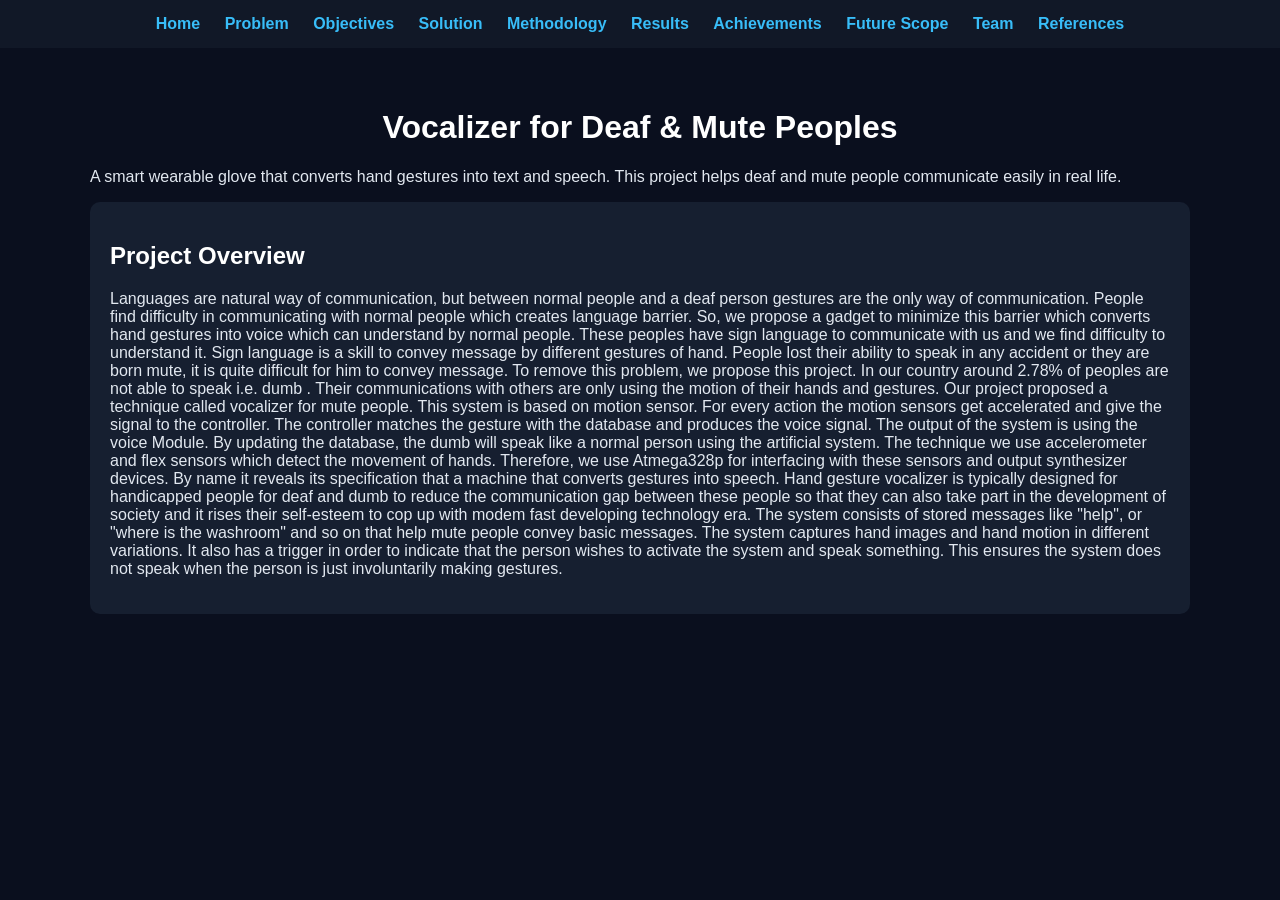
<file: index.html>
<!DOCTYPE html>
<html>
<head>
   <meta charset="UTF-8" />
  <meta name="viewport" content="width=device-width, initial-scale=1.0" />
  <title>Gesture Vocalizer – Digital Portfolio | </title>
  <meta name="description" content="A wearable gesture vocalizer glove that converts hand signs into text and speech using Arduino, flex sensors, and accelerometer – helping deaf and mute individuals communicate." />
  <meta name="keywords" content="gesture vocalizer, deaf mute communication, sign language, Arduino, flex sensors, assistive technology, speech synthesis, MPU6050" />
  <meta property="og:title" content="Gesture Vocalizer for Deaf & Mute People" />
  <meta property="og:description" content="Wearable tech that translates hand gestures into voice and text output in real-time." />
  <meta property="og:type" content="website" />
  <link rel="preconnect" href="https://fonts.googleapis.com" />
  <link href="https://fonts.googleapis.com/css2?family=Syne:wght@400;700;800&family=DM+Sans:ital,wght@0,300;0,400;0,500;1,300&display=swap" rel="stylesheet" />
 
  <title>Gesture Vocalizer</title>
  <link rel="stylesheet" href="style.css">
</head>
<body>

<nav>
  <a href="index.html">Home</a>
  <a href="problem.html">Problem</a>
  <a href="objectives.html">Objectives</a>
  <a href="solution.html">Solution</a>
  <a href="methodology.html">Methodology</a>
  <a href="results.html">Results</a>
  <a href="achievements.html">Achievements</a>
  <a href="future.html">Future Scope</a>
  <a href="team.html">Team</a>
  <a href="references.html">References</a>
</nav>

<div class="container">
  <h1> Vocalizer for Deaf & Mute Peoples</h1>
  <p>
    A smart wearable glove that converts hand gestures into text and speech.
    This project helps deaf and mute people communicate easily in real life.
  </p>

  <div class="card">
    <h2>Project Overview</h2>
    <p>
      
 
Languages are natural way of communication, but between normal people and a deaf person gestures are the
 only way of communication. People find difficulty in communicating with normal people which creates
  language barrier. So, we propose a gadget to minimize this barrier which converts hand gestures into
   voice which can understand by normal people. These peoples have sign language to communicate with us 
   and we find difficulty to understand it. Sign language is a skill to convey message by different 
   gestures of hand. People lost their ability to speak in any accident or they are born mute, it is
   quite difficult for him to convey message. To remove this problem, we propose this project. 
 
In our country around 2.78% of peoples are not able to speak i.e. dumb . Their communications
 with others are only using the motion of their hands and gestures. Our project proposed a technique
  called vocalizer for mute people. This system is based on motion sensor. For every action the motion 
  sensors get accelerated and give the signal to the controller. The controller matches the gesture with
   the database and produces the voice signal. The output of the system is using the voice Module. By 
   updating the database, the dumb will speak like a normal person using the artificial system. 
 
The technique we use accelerometer and flex sensors which detect the movement of hands. 
 
Therefore, we use Atmega328p for interfacing with these sensors and output synthesizer devices.
 By name it reveals its specification that a machine that converts gestures into speech. Hand gesture 
 vocalizer is typically designed for handicapped people for deaf and dumb to reduce the communication 
 gap between these people so that they can also take part in the development of society and it rises
  their self-esteem to cop up with modem fast developing technology era. 
The system consists of stored messages like "help", or "where is the washroom" and so on that help mute
 people convey basic messages. The system captures hand images and hand motion in different variations.
  It also has a trigger in order to indicate that the person wishes to activate the system and speak 
  something. This ensures the system does not speak when the person is just involuntarily making gestures. 

    </p>
  </div>
</div>

</body>
</html>
</file>
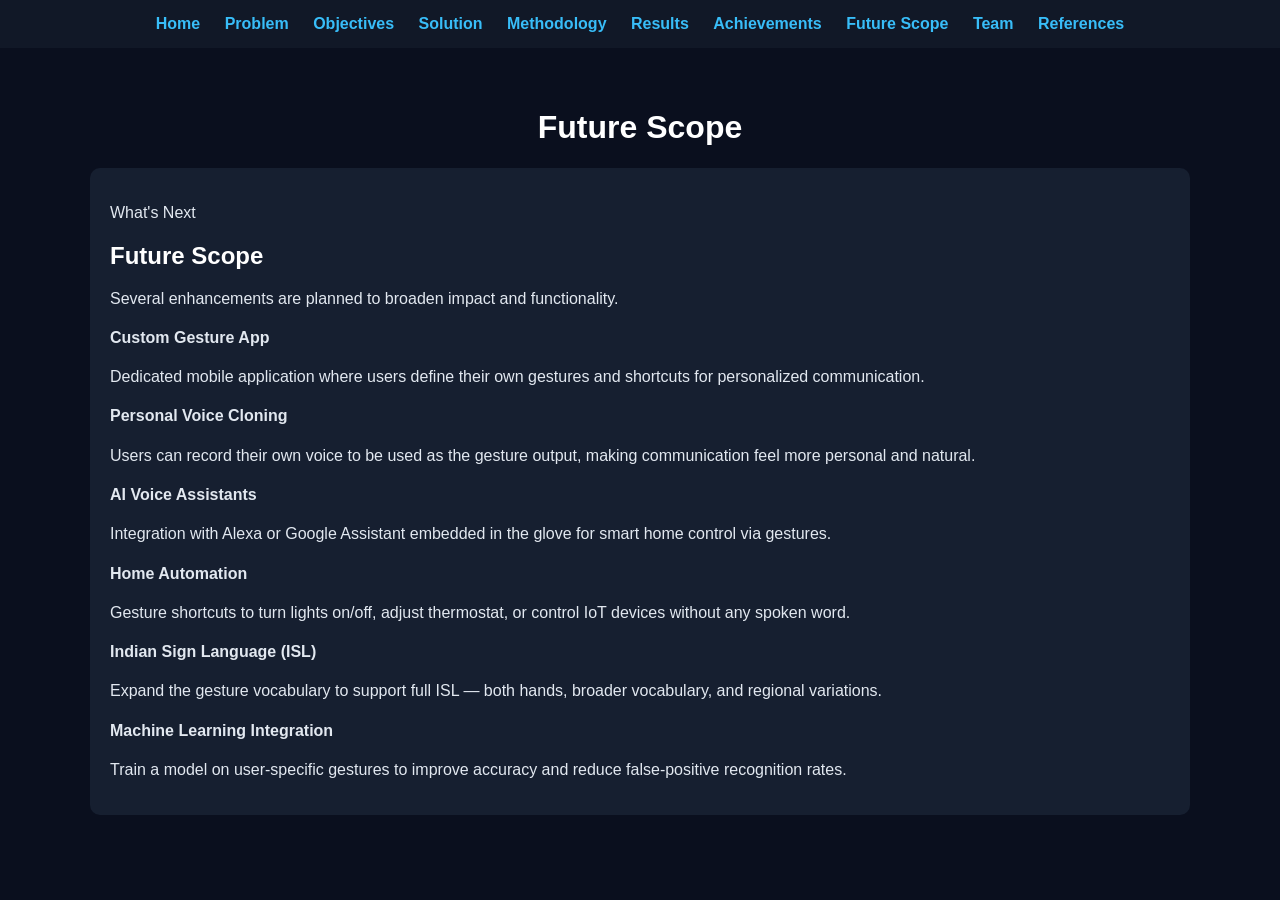
<file: future.html>
<!DOCTYPE html>
<html lang="en">
<head>
  <meta charset="UTF-8">
  <meta name="viewport" content="width=device-width, initial-scale=1.0">
  <title>Document</title>
  <link rel="stylesheet" href="style.css">
</head>
<body>
  <nav>
  <a href="index.html">Home</a>
  <a href="problem.html">Problem</a>
  <a href="objectives.html">Objectives</a>
  <a href="solution.html">Solution</a>
  <a href="methodology.html">Methodology</a>
  <a href="results.html">Results</a>
  <a href="achievements.html">Achievements</a>
  <a href="future.html">Future Scope</a>
  <a href="team.html">Team</a>
  <a href="references.html">References</a>
</nav>

  <div class="container">
    <h1>Future Scope</h1>
  
    <div class="card">
      <section id="future">
  <p class="section-label">What's Next</p>
  <h2>Future Scope</h2>
  <p>Several enhancements are planned to broaden impact and functionality.</p>

  <div class="future-list">
    <div class="future-item">
      <h4>Custom Gesture App</h4>
      <p>Dedicated mobile application where users define their own gestures and shortcuts for personalized communication.</p>
    </div>
    <div class="future-item">
      <h4>Personal Voice Cloning</h4>
      <p>Users can record their own voice to be used as the gesture output, making communication feel more personal and natural.</p>
    </div>
    <div class="future-item">
      <h4>AI Voice Assistants</h4>
      <p>Integration with Alexa or Google Assistant embedded in the glove for smart home control via gestures.</p>
    </div>
    <div class="future-item">
      <h4>Home Automation</h4>
      <p>Gesture shortcuts to turn lights on/off, adjust thermostat, or control IoT devices without any spoken word.</p>
    </div>
    <div class="future-item">
      <h4>Indian Sign Language (ISL)</h4>
      <p>Expand the gesture vocabulary to support full ISL — both hands, broader vocabulary, and regional variations.</p>
    </div>
    <div class="future-item">
      <h4>Machine Learning Integration</h4>
      <p>Train a model on user-specific gestures to improve accuracy and reduce false-positive recognition rates.</p>
    </div>
  </div>
</section>
    </div>
  </div>
</body>
</html>
</file>
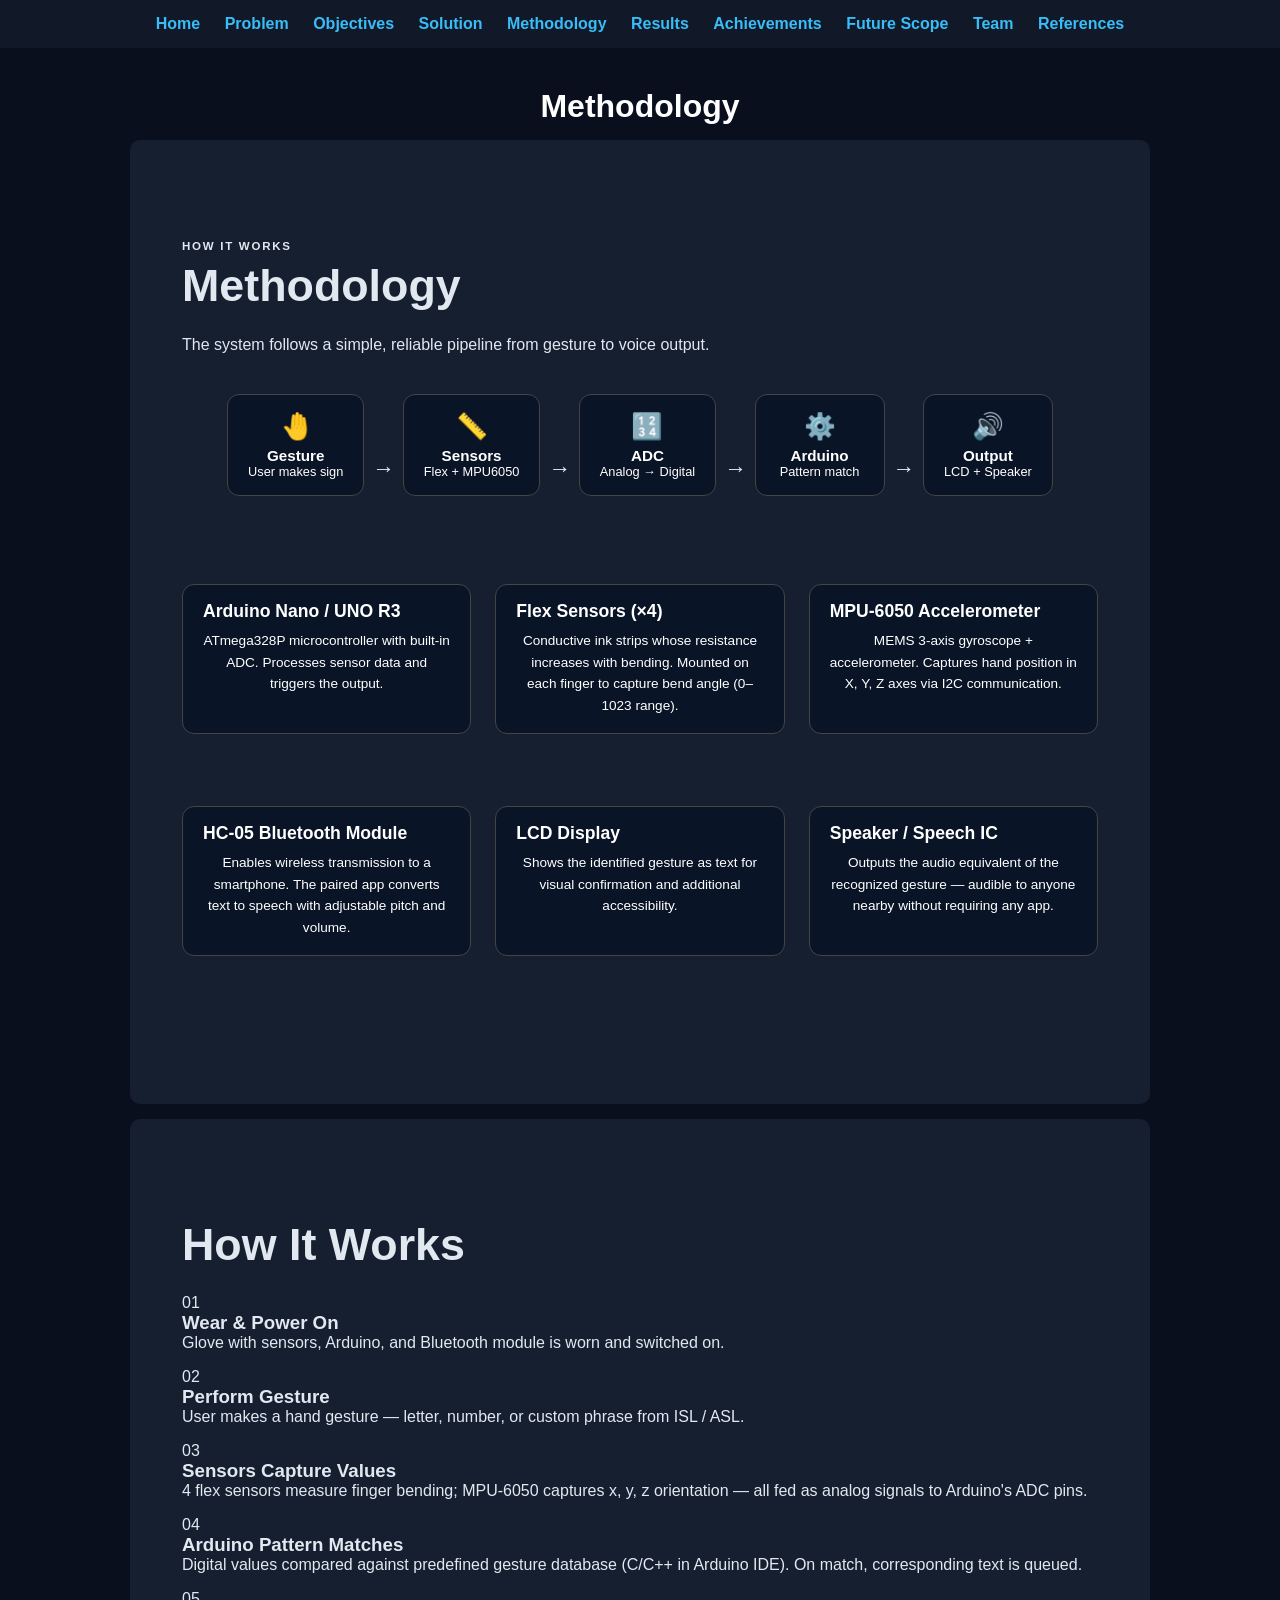
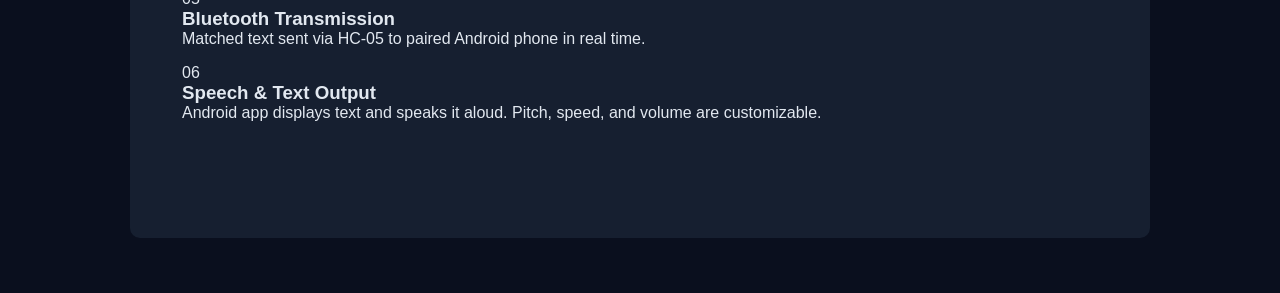
<file: methodology.html>
<!DOCTYPE html>
<html lang="en">
<head>
  <meta charset="UTF-8">
  <meta name="viewport" content="width=device-width, initial-scale=1.0">
  <title>Document</title>
  <link rel="stylesheet" href="style.css">
  <style>
       :root{--bg:#0a0a0f;--sur:#111118;--card:#16161f;--ac:#00e5a0;--ac2:#6c63ff;--txt:#e8e8f0;--mu:#7a7a9a;--br:rgba(255,255,255,0.07)}
    *,*::before,*::after{box-sizing:border-box;margin:0;padding:0}
     section { padding: 5rem 2rem; max-width: 1100px; margin: 0 auto; }
    .section-label {
      font-size: 0.72rem; font-weight: 700; letter-spacing: 0.15em;
      text-transform: uppercase; color: var(--accent);
      margin-bottom: 0.5rem;
    }
    h2 {
      font-family: 'Syne', sans-serif; font-weight: 800;
      font-size: clamp(1.8rem, 4vw, 2.8rem);
      color: var(--heading); line-height: 1.15;
      margin-bottom: 1.5rem;
    }
    p { color: var(--muted); margin-bottom: 1rem; }

    /* DIVIDER */
    .divider { border: none; border-top: 1px solid var(--border); margin: 0 2rem; }



    .flow-step {
  background: #0a1427; /* Standard dark grey */
  border: 1px solid #444; /* Visible border */
  border-radius: 12px;
  padding: 1rem 1.25rem;
  text-align: center;
  min-width: 130px;
  color: white; /* Make text visible */
  margin-bottom: 3rem;
}

        .flow {
      display: flex; align-items: center; gap: 20; flex-wrap: wrap;
      margin: 2.5rem 0; justify-content: center;
      
    }
    /* .flow-step {
      background: var(--card); border: 1px solid var(--border);
      border-radius: 12px; padding: 1rem 1.25rem;
      text-align: center; min-width: 130px;
    } */
    .flow-step .step-icon { font-size: 1.6rem; display: block; margin-bottom: 0.4rem; }
    .flow-step .step-label { font-size: 0.8rem; color: var(--muted); }
    .flow-step .step-name { font-weight: 600; font-size: 0.95rem; color: var(--text); }
    .flow-arrow { color: var(--accent); font-size: 1.4rem; padding: 0 0.5rem; }
    .components-grid { display: grid; grid-template-columns: repeat(auto-fit, minmax(200px, 1fr)); gap: 1.25rem; margin-top: 2rem; }
    .comp-card {
      background: var(--card); border: 1px solid var(--border);
      border-radius: 14px; padding: 1.5rem;
    }
    /* Container for the boxes */
.components-grid { 
  display: grid; 
  grid-template-columns: repeat(auto-fit, minmax(250px, 1fr)); 
  gap: 1.5rem; 
  margin-top: 2rem; 
}

/* The Individual Boxes */
.comp-card {
  
  background: #0a1427; /* Standard dark grey */
  border: 1px solid #444; /* Visible border */
  border-radius: 12px;
  padding: 1rem 1.25rem;
  text-align: center;
  min-width: 130px;
  color: white; /* Make text visible */
  margin-bottom: 3rem;

  transition: transform 0.2s ease, border-color 0.2s ease;
}

/* Hover effect to make it interactive */
.comp-card:hover {
  border-color: var(--accent);
  transform: translateY(-5px);
}

/* The Title inside the box */
.comp-card h4 { 
  font-family: 'Syne', sans-serif; 
  color: var(--heading); 
  font-size: 1.1rem; 
  margin-bottom: 0.5rem;
  display: flex;
  align-items: center;
}

/* The Paragraph inside the box */
.comp-card p { 
  font-size: 0.85rem; 
  color: var(--muted); 
  margin: 0; 
  line-height: 1.6;
}
    .comp-card p { font-size: 0.85rem; color: var(--muted); margin: 0; }

  </style>
</head>
<body>
  <nav>
  <a href="index.html">Home</a>
  <a href="problem.html">Problem</a>
  <a href="objectives.html">Objectives</a>
  <a href="solution.html">Solution</a>
  <a href="methodology.html">Methodology</a>
  <a href="results.html">Results</a>
  <a href="achievements.html">Achievements</a>
  <a href="future.html">Future Scope</a>
  <a href="team.html">Team</a>
  <a href="references.html">References</a>
</nav>

  <div class="container">
    <h1>Methodology</h1>
  
    <div class="card">


      <section id="methodology">
  <p class="section-label">How It Works</p>
  <h2>Methodology</h2>
  <p>The system follows a simple, reliable pipeline from gesture to voice output.</p>

  <div class="flow">
    <div class="flow-step">
      <span class="step-icon">🤚</span>
      <div class="step-name">Gesture</div>
      <div class="step-label">User makes sign</div>
    </div>
    <div class="flow-arrow">→</div>
    <div class="flow-step">
      <span class="step-icon">📏</span>
      <div class="step-name">Sensors</div>
      <div class="step-label">Flex + MPU6050</div>
    </div>
    <div class="flow-arrow">→</div>
    <div class="flow-step">
      <span class="step-icon">🔢</span>
      <div class="step-name">ADC</div>
      <div class="step-label">Analog → Digital</div>
    </div>
    <div class="flow-arrow">→</div>
    <div class="flow-step">
      <span class="step-icon">⚙️</span>
      <div class="step-name">Arduino</div>
      <div class="step-label">Pattern match</div>
    </div>
    <div class="flow-arrow">→</div>
    <div  class="flow-step">
      <span class="step-icon">🔊</span>
      <div class="step-name">Output</div>
      <div class="step-label">LCD + Speaker</div>
    </div>
  </div>

  <div class="components-grid">
    <div class="comp-card">
      <h4>Arduino Nano / UNO R3</h4>
      <p>ATmega328P microcontroller with built-in ADC. Processes sensor data and triggers the output.</p>
    </div>
    <div class="comp-card">
      <h4>Flex Sensors (×4)</h4>
      <p>Conductive ink strips whose resistance increases with bending. Mounted on each finger to capture bend angle (0–1023 range).</p>
    </div>
    <div class="comp-card">
      <h4>MPU-6050 Accelerometer</h4>
      <p>MEMS 3-axis gyroscope + accelerometer. Captures hand position in X, Y, Z axes via I2C communication.</p>
    </div>
    <div class="comp-card">
      <h4>HC-05 Bluetooth Module</h4>
      <p>Enables wireless transmission to a smartphone. The paired app converts text to speech with adjustable pitch and volume.</p>
    </div>
    <div class="comp-card">
      <h4>LCD Display</h4>
      <p>Shows the identified gesture as text for visual confirmation and additional accessibility.</p>
    </div>
    <div class="comp-card">
      <h4>Speaker / Speech IC</h4>
      <p>Outputs the audio equivalent of the recognized gesture — audible to anyone nearby without requiring any app.</p>
    </div>
  </div>
</section>
    </div>

     <div class="card">
<!-- METHODOLOGY -->
<section class="sur" id="methodology">
  <div class="mw">
    
    <h2 class="fu">How It Works</h2>
    <div class="div fu"></div>
    <div class="fc">
      <div class="fs fu"><div class="fn">01</div><div><h3>Wear &amp; Power On</h3><p>Glove with sensors, Arduino, and Bluetooth module is worn and switched on.</p></div></div>
      <div class="fs fu"><div class="fn">02</div><div><h3>Perform Gesture</h3><p>User makes a hand gesture — letter, number, or custom phrase from ISL / ASL.</p></div></div>
      <div class="fs fu"><div class="fn">03</div><div><h3>Sensors Capture Values</h3><p>4 flex sensors measure finger bending; MPU-6050 captures x, y, z orientation — all fed as analog signals to Arduino's ADC pins.</p></div></div>
      <div class="fs fu"><div class="fn">04</div><div><h3>Arduino Pattern Matches</h3><p>Digital values compared against predefined gesture database (C/C++ in Arduino IDE). On match, corresponding text is queued.</p></div></div>
      <div class="fs fu"><div class="fn">05</div><div><h3>Bluetooth Transmission</h3><p>Matched text sent via HC-05 to paired Android phone in real time.</p></div></div>
      <div class="fs fu"><div class="fn">06</div><div><h3>Speech &amp; Text Output</h3><p>Android app displays text and speaks it aloud. Pitch, speed, and volume are customizable.</p></div></div>
    </div>
  </div>
</section>
  </div>
  </div>
  </div>


  
</body>
</html>
</file>
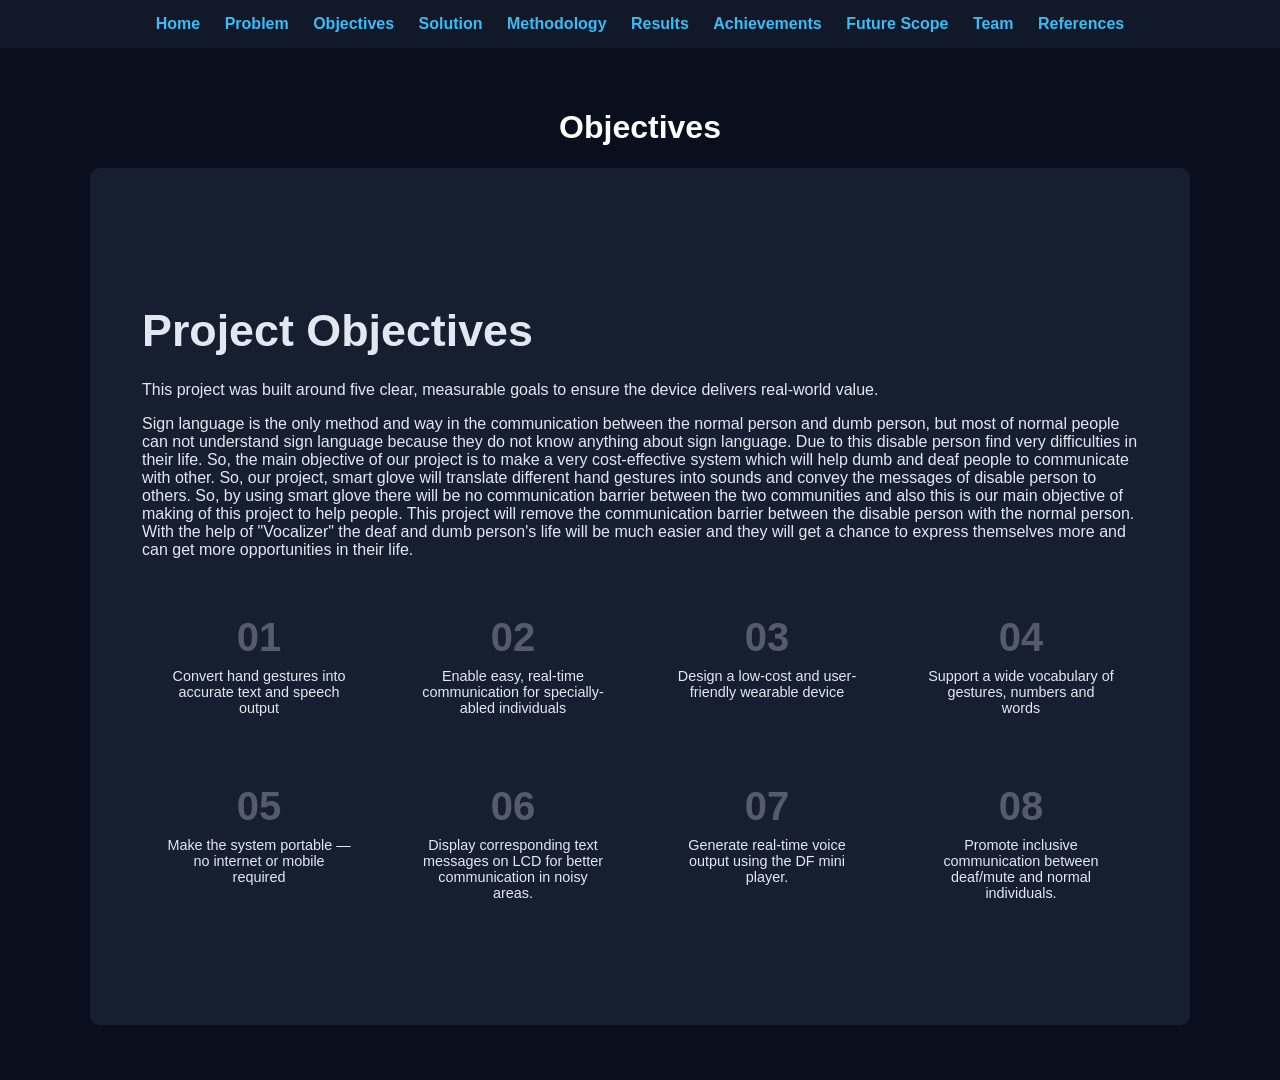
<file: objectives.html>
<!DOCTYPE html>
<html lang="en">
<head>
  <meta charset="UTF-8">
  <meta name="viewport" content="width=device-width, initial-scale=1.0">
  <title>Document</title>
  <link rel="stylesheet" href="style.css">
  <style>
    section { padding: 5rem 2rem; max-width: 1100px; margin: 0 auto; }
    .section-label {
      font-size: 0.72rem; font-weight: 700; letter-spacing: 0.15em;
      text-transform: uppercase; color: var(--accent);
      margin-bottom: 0.5rem;
    }
    h2 {
      font-family: 'Syne', sans-serif; font-weight: 800;
      font-size: clamp(1.8rem, 4vw, 2.8rem);
      color: var(--heading); line-height: 1.15;
      margin-bottom: 1.5rem;
    }
    p { color: var(--muted); margin-bottom: 1rem; }


    
    .divider { border: none; border-top: 1px solid var(--border); margin: 0 2rem; }

     .obj-grid { display: grid; grid-template-columns: repeat(auto-fit, minmax(200px, 1fr)); gap: 1.25rem; margin-top: 2rem; }
    .obj-card {
      background: var(--card); border: 1px solid var(--border);
      border-radius: 12px; padding: 1.5rem; text-align: center;
    }
    .obj-num { font-family: 'Syne', sans-serif; font-size: 2.5rem; font-weight: 800; color: var(--accent); opacity: 0.3; }
    .obj-card p { font-size: 0.9rem; color: var(--text); margin: 0.5rem 0 0; }

  </style>
</head>
<body>
  <nav>
  <a href="index.html">Home</a>
  <a href="problem.html">Problem</a>
  <a href="objectives.html">Objectives</a>
  <a href="solution.html">Solution</a>
  <a href="methodology.html">Methodology</a>
  <a href="results.html">Results</a>
  <a href="achievements.html">Achievements</a>
  <a href="future.html">Future Scope</a>
  <a href="team.html">Team</a>
  <a href="references.html">References</a>
</nav>

  <div class="container">
    <h1>Objectives</h1>
  
    <div class="card">

     
      
      <section id="objectives">
  <h2>Project Objectives</h2>
  <p>This project was built around five clear, measurable goals to ensure the device delivers real-world value.</p>
   <p>
      Sign language is the only method and way in the communication between the normal person and 
      dumb person, but most of normal people can not understand sign language because they do not know
       anything about sign language. Due to this disable person find very difficulties in their life.
        So, the main objective of our project is to make a very cost-effective system which will help 
        dumb and deaf people to communicate with other. So, our project, smart glove will translate
         different hand gestures into sounds and convey the messages of disable person to others.
          So, by using smart glove there will be no communication barrier between the two communities
           and also this is our main objective of making of this project to help people. This project 
           will remove the communication barrier between the disable person with the normal person. 
           With the help of "Vocalizer" the deaf and dumb person's life will be much easier and they 
           will get a chance to express themselves more and can get more opportunities in their life. 
    </p>
  <div class="obj-grid">
    <div class="obj-card">
      <div class="obj-num">01</div>
      <p>Convert hand gestures into accurate text and speech output</p>
    </div>
    <div class="obj-card">
      <div class="obj-num">02</div>
      <p>Enable easy, real-time communication for specially-abled individuals</p>
    </div>
    <div class="obj-card">
      <div class="obj-num">03</div>
      <p>Design a low-cost and user-friendly wearable device</p>
    </div>
    <div class="obj-card">
      <div class="obj-num">04</div>
      <p>Support a wide vocabulary of gestures, numbers and words</p>
    </div>
    <div class="obj-card">
      <div class="obj-num">05</div>
      <p>Make the system portable — no internet or mobile required</p>
    </div>
    <div class="obj-card">
      <div class="obj-num">06</div>
      <p>Display corresponding text messages on LCD for better communication in noisy areas.</p>
    </div>
    <div class="obj-card">
      <div class="obj-num">07</div>
      <p>Generate real-time voice output using the DF mini player.</p>
    </div>
    <div class="obj-card">
      <div class="obj-num">08</div>
      <p>Promote inclusive communication between deaf/mute and normal individuals.</p>
    </div>
  </div>
</section>
    </div>
  </div>
</body>
</html>
</file>
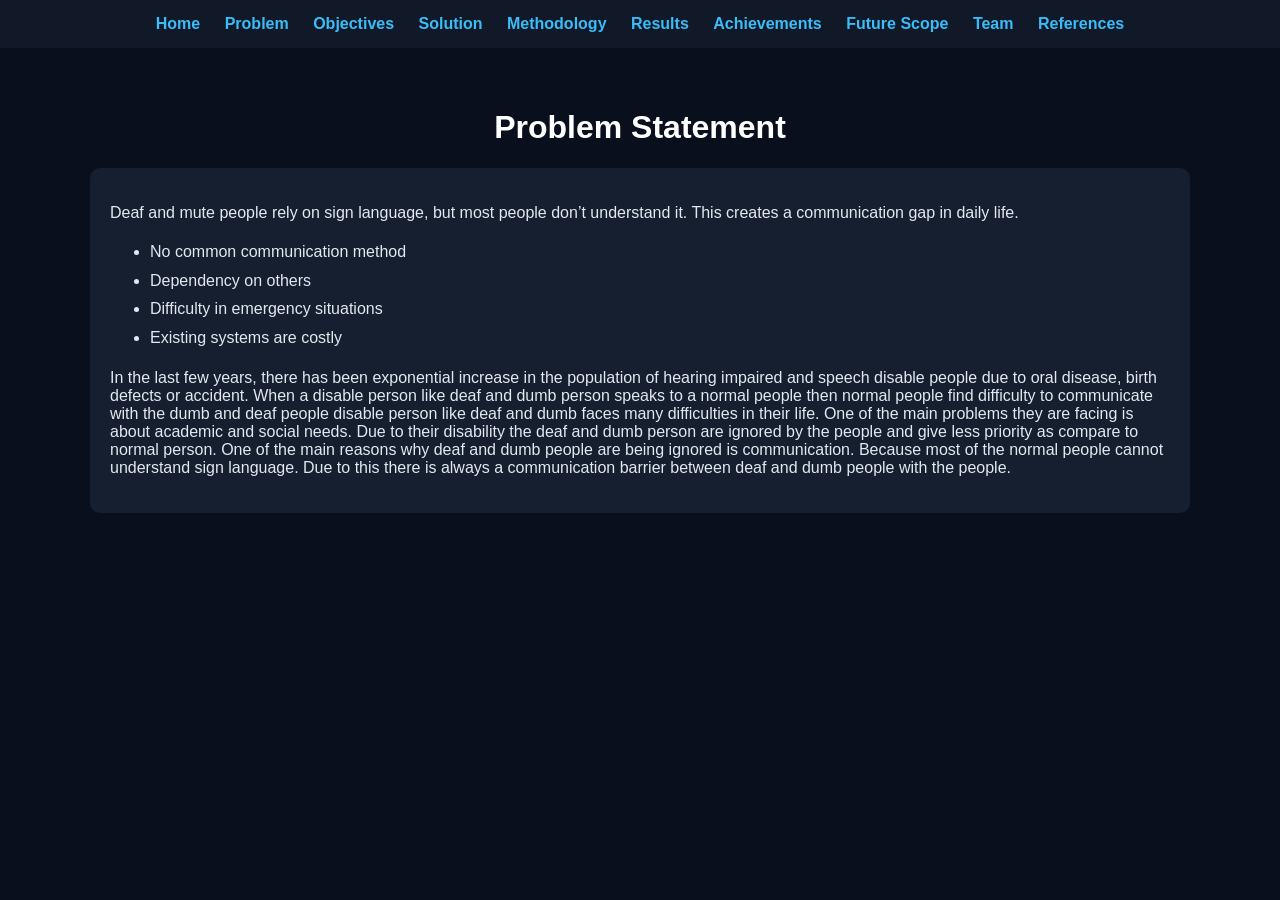
<file: problem.html>
<!DOCTYPE html>
<html lang="en">
<head>
  <meta charset="UTF-8">
  <meta name="viewport" content="width=device-width, initial-scale=1.0">
  <title>Document</title>
  <link rel="stylesheet" href="style.css">
</head>
<body>
  <nav>
  <a href="index.html">Home</a>
  <a href="problem.html">Problem</a>
  <a href="objectives.html">Objectives</a>
  <a href="solution.html">Solution</a>
  <a href="methodology.html">Methodology</a>
  <a href="results.html">Results</a>
  <a href="achievements.html">Achievements</a>
  <a href="future.html">Future Scope</a>
  <a href="team.html">Team</a>
  <a href="references.html">References</a>
</nav>

  <div class="container">
    <h1>Problem Statement</h1>
  
    <div class="card">
      <p>
        Deaf and mute people rely on sign language, but most people don’t understand it.
        This creates a communication gap in daily life.
      </p>
  
      <ul>
        <li>No common communication method</li>
        <li>Dependency on others</li>
        <li>Difficulty in emergency situations</li>
        <li>Existing systems are costly</li>
      </ul>

      <p>
        In the last few years, there has been exponential increase in the population of hearing impaired 
        and speech disable people due to oral disease, birth defects or accident. When a disable person 
        like deaf and dumb person speaks to a normal people then normal people find difficulty to 
        communicate with the dumb and deaf people disable person like deaf and dumb faces many difficulties 
        in their life. One of the main problems they are facing is about academic and social needs. Due to 
        their disability the deaf and dumb person are ignored by the people and give less priority as compare
         to normal person. One of the main reasons why deaf and dumb people are being ignored is communication.
          Because most of the normal people cannot understand sign language. Due to this there is always a communication
           barrier between deaf and dumb people with the people. 
      </p>
    </div>
  </div>
</body>
</html>
</file>
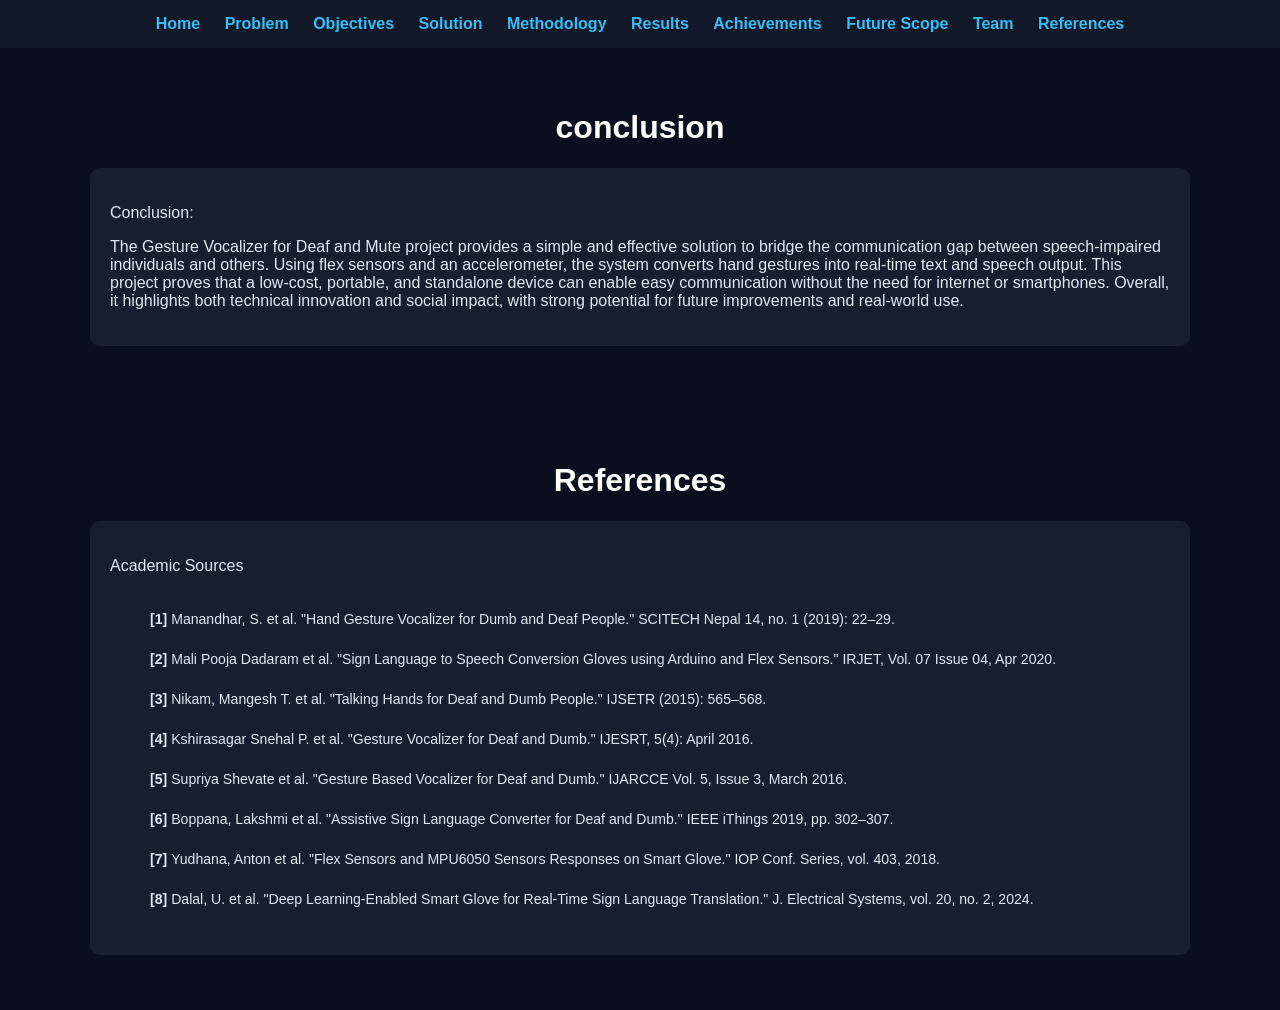
<file: references.html>
<!DOCTYPE html>
<html lang="en">
<head>
  <meta charset="UTF-8">
  <meta name="viewport" content="width=device-width, initial-scale=1.0">
  <title>Document</title>
  <link rel="stylesheet" href="style.css">
  <style>
     .ref-list { list-style: none; margin-top: 1.5rem; }
    .ref-list li {
      border-bottom: 1px solid var(--border);
      padding: 0.75rem 0; font-size: 0.88rem; color: var(--muted);
      counter-increment: ref-count;
    }
    .ref-list li::before {
      content: '[' counter(ref-count) '] ';
      color: var(--accent); font-weight: 700;
    }
    ol.ref-list { counter-reset: ref-count; }

  </style>
</head>
<body>
  <nav>
  <a href="index.html">Home</a>
  <a href="problem.html">Problem</a>
  <a href="objectives.html">Objectives</a>
  <a href="solution.html">Solution</a>
  <a href="methodology.html">Methodology</a>
  <a href="results.html">Results</a>
  <a href="achievements.html">Achievements</a>
  <a href="future.html">Future Scope</a>
  <a href="team.html">Team</a>
  <a href="references.html">References</a>
</nav>

 <div class="container">
    <h1>conclusion</h1>
  
    <div class="card">
      
      <!-- REFERENCES -->
<section id="references">
  <p class="section-label">Conclusion:</p>
  <p>The Gesture Vocalizer for Deaf and Mute project provides a simple and effective solution to bridge the communication gap between speech-impaired individuals and others. Using flex sensors and an accelerometer, the system converts hand gestures into real-time text and speech output.

This project proves that a low-cost, portable, and standalone device can enable easy communication without the need for internet or smartphones. Overall, it highlights both technical innovation and social impact, with strong potential for future improvements and real-world use.</p>
</section>
    </div>
  </div>

  <div class="container">
    <h1>References</h1>
  
    <div class="card">
      
      <!-- REFERENCES -->
<section id="references">
  <p class="section-label">Academic Sources</p>
  <ol class="ref-list">
    <li>Manandhar, S. et al. "Hand Gesture Vocalizer for Dumb and Deaf People." SCITECH Nepal 14, no. 1 (2019): 22–29.</li>
    <li>Mali Pooja Dadaram et al. "Sign Language to Speech Conversion Gloves using Arduino and Flex Sensors." IRJET, Vol. 07 Issue 04, Apr 2020.</li>
    <li>Nikam, Mangesh T. et al. "Talking Hands for Deaf and Dumb People." IJSETR (2015): 565–568.</li>
    <li>Kshirasagar Snehal P. et al. "Gesture Vocalizer for Deaf and Dumb." IJESRT, 5(4): April 2016.</li>
    <li>Supriya Shevate et al. "Gesture Based Vocalizer for Deaf and Dumb." IJARCCE Vol. 5, Issue 3, March 2016.</li>
    <li>Boppana, Lakshmi et al. "Assistive Sign Language Converter for Deaf and Dumb." IEEE iThings 2019, pp. 302–307.</li>
    <li>Yudhana, Anton et al. "Flex Sensors and MPU6050 Sensors Responses on Smart Glove." IOP Conf. Series, vol. 403, 2018.</li>
    <li>Dalal, U. et al. "Deep Learning-Enabled Smart Glove for Real-Time Sign Language Translation." J. Electrical Systems, vol. 20, no. 2, 2024.</li>
  </ol>
</section>
    </div>
  </div>
</body>
</html>
</file>
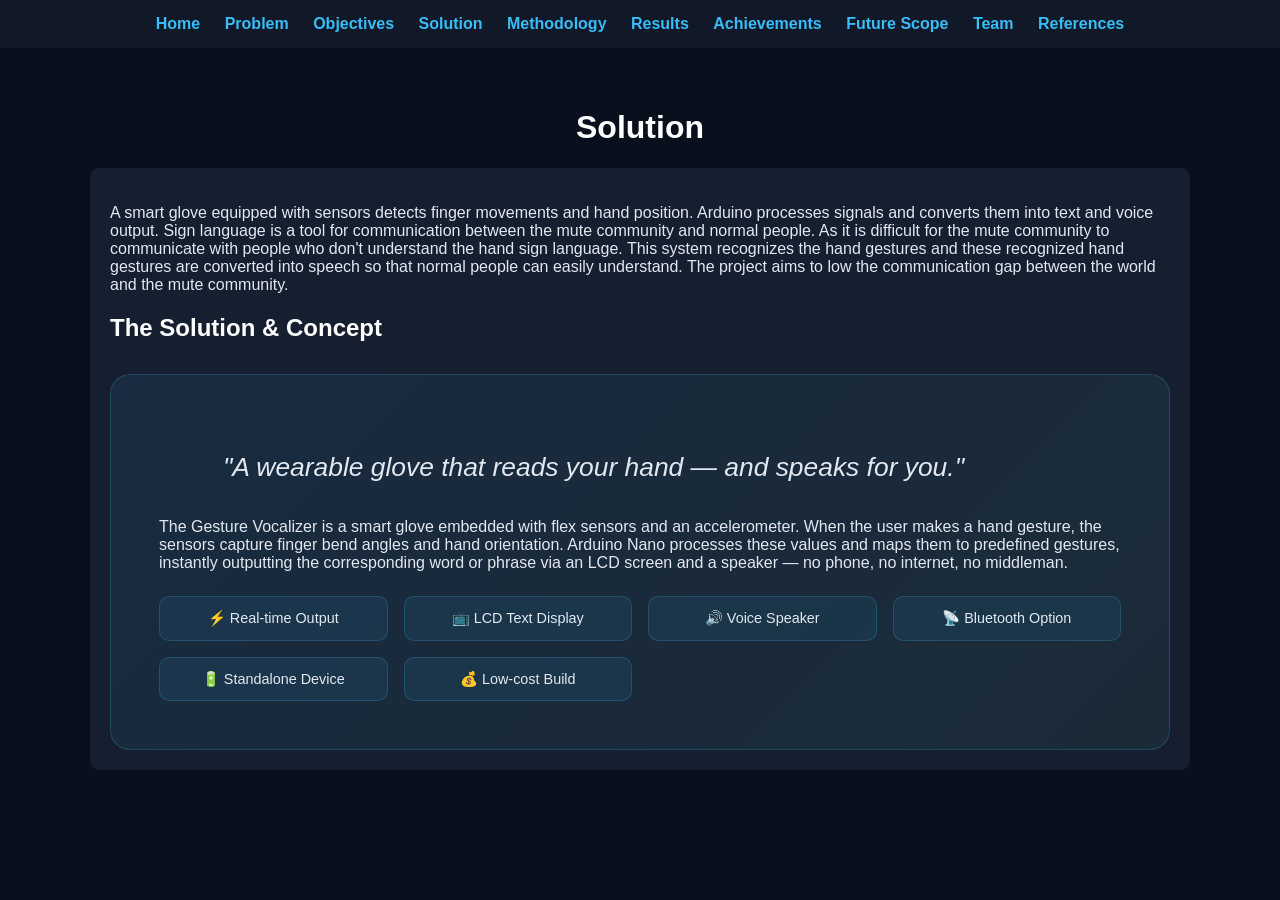
<file: solution.html>
<!DOCTYPE html>
<html lang="en">
<head>
  <meta charset="UTF-8">
  <meta name="viewport" content="width=device-width, initial-scale=1.0">
  <title>Document</title>
  <link rel="stylesheet" href="style.css">
  <style>
        .solution-highlight {
      background: linear-gradient(135deg, rgba(56,189,248,0.08), rgba(110,231,183,0.06));
      border: 1px solid rgba(56,189,248,0.2);
      border-radius: 20px; padding: 3rem;
      margin-top: 2rem;
    }
    .solution-highlight blockquote {
      font-family: 'Syne', sans-serif;
      font-size: clamp(1.2rem, 2.5vw, 1.65rem);
      color: var(--heading); font-style: italic;
      border-left: 3px solid var(--accent); padding-left: 1.5rem;
      line-height: 1.4; margin-bottom: 2rem;
    }
    .features { display: grid; grid-template-columns: repeat(auto-fit, minmax(180px, 1fr)); gap: 1rem; margin-top: 1.5rem; }
    .feature-chip {
      background: rgba(56,189,248,0.08); border: 1px solid rgba(56,189,248,0.2);
      border-radius: 10px; padding: 0.8rem 1rem;
      font-size: 0.9rem; color: var(--accent); font-weight: 500;
      text-align: center;
    }
  </style>
</head>
<body>
  <nav>
  <a href="index.html">Home</a>
  <a href="problem.html">Problem</a>
  <a href="objectives.html">Objectives</a>
  <a href="solution.html">Solution</a>
  <a href="methodology.html">Methodology</a>
  <a href="results.html">Results</a>
  <a href="achievements.html">Achievements</a>
  <a href="future.html">Future Scope</a>
  <a href="team.html">Team</a>
  <a href="references.html">References</a>
</nav>

  <div class="container">
    <h1>Solution</h1>
  
    <div class="card">
      <p>
        A smart glove equipped with sensors detects finger movements and hand position.
        Arduino processes signals and converts them into text and voice output.
        Sign language is a tool for communication between the mute community and normal people.
        As it is difficult for the mute community to communicate with people who don't understand
         the hand sign language. This system recognizes the hand gestures and these recognized hand
          gestures are converted into speech so that normal people can easily understand. The project 
          aims to low the communication gap between the world and the mute community. 
      </p>
      <section id="solution">
  <h2>The Solution &amp; Concept</h2>

  <div class="solution-highlight">
    <blockquote>"A wearable glove that reads your hand — and speaks for you."</blockquote>
    <p>The Gesture Vocalizer is a smart glove embedded with flex sensors and an accelerometer. When the user makes a hand gesture, the sensors capture finger bend angles and hand orientation. Arduino Nano processes these values and maps them to predefined gestures, instantly outputting the corresponding word or phrase via an LCD screen and a speaker — no phone, no internet, no middleman.</p>

    <div class="features">
      <div class="feature-chip">⚡ Real-time Output</div>
      <div class="feature-chip">📺 LCD Text Display</div>
      <div class="feature-chip">🔊 Voice Speaker</div>
      <div class="feature-chip">📡 Bluetooth Option</div>
      <div class="feature-chip">🔋 Standalone Device</div>
      <div class="feature-chip">💰 Low-cost Build</div>
    </div>
  </div>
</section>
    </div>
  </div>
</body>
</html>
</file>
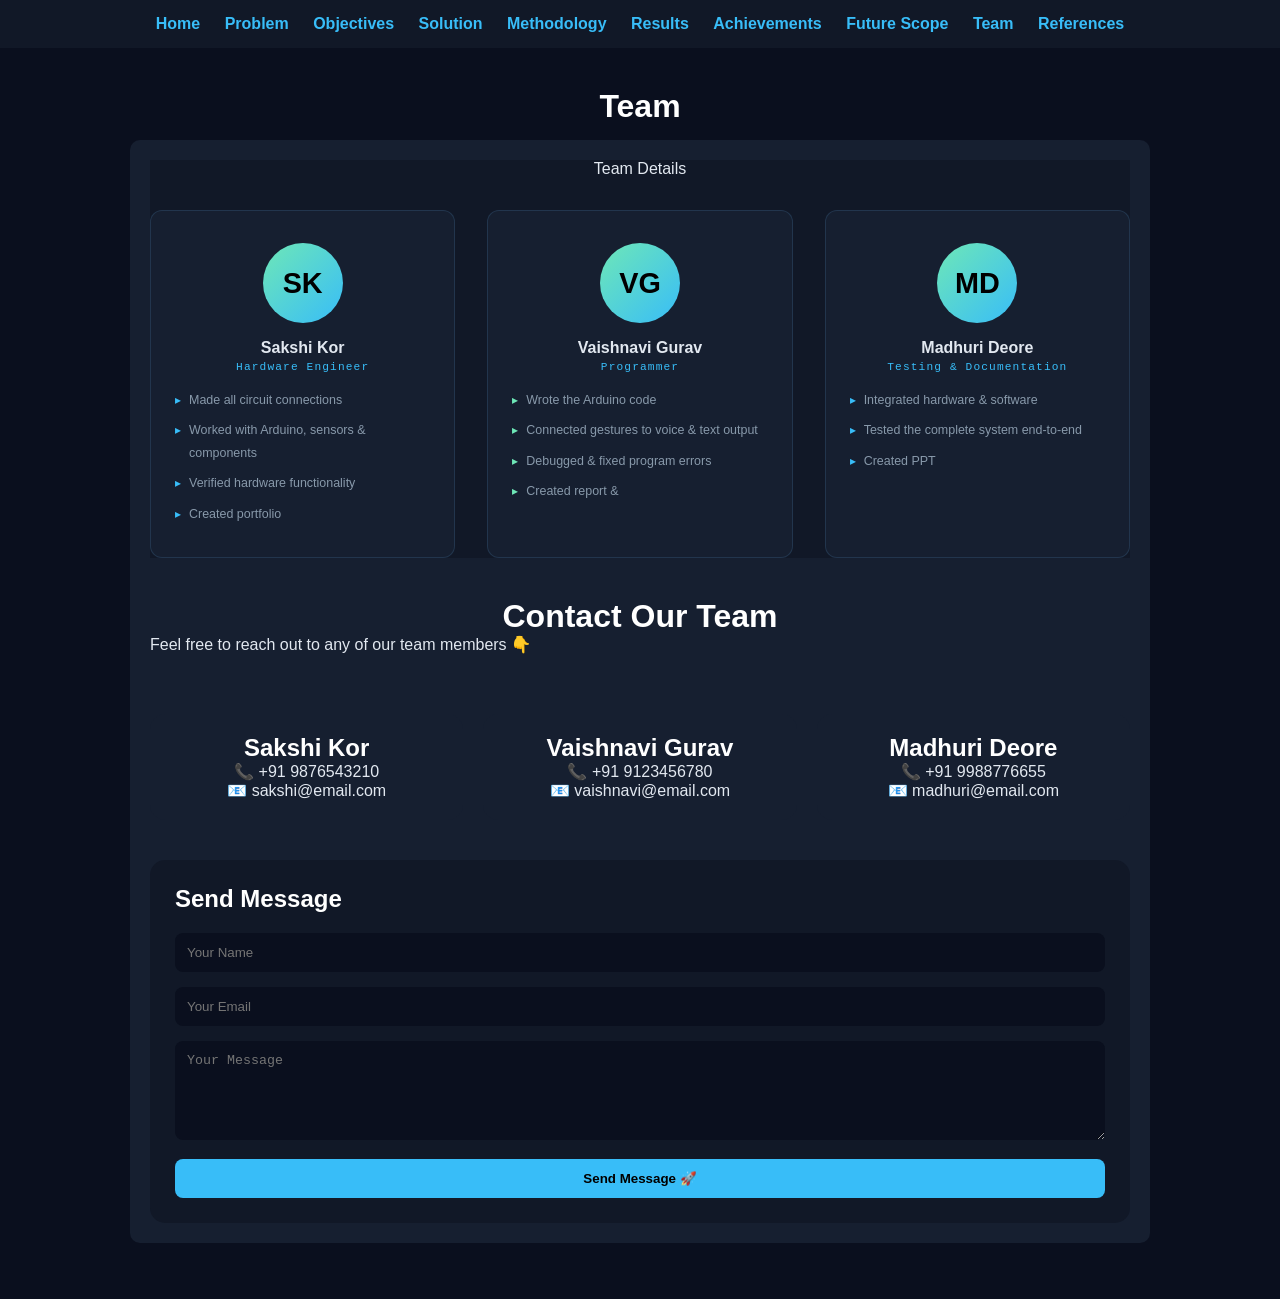
<file: team.html>
<!DOCTYPE html>
<html lang="en">
<head>
  <meta charset="UTF-8">
  <meta name="viewport" content="width=device-width, initial-scale=1.0">
  <title>Document</title>
  <link rel="stylesheet" href="style.css">
  <style>

    :root {
      --bg: #0a0f1e;
      --surface: #111827;
      --card: #161f30;
      --border: rgba(99,179,237,0.15);
      --accent: #38bdf8;
      --accent2: #6ee7b7;
      --accent3: #f472b6;
      --text: #e2e8f0;
      --muted: #8899aa;
      --heading: #ffffff;
    }
    *, *::before, *::after { box-sizing: border-box; margin: 0; padding: 0; }
    html { scroll-behavior: smooth; }
    
     /* .team-grid { display: grid; grid-template-columns: repeat(auto-fit, minmax(200px, 1fr)); gap: 1.5rem; margin-top: 2rem; }
    .team-card {
      background: var(--card); border: 1px solid var(--border);
      border-radius: 16px; padding: 2rem 1.25rem; text-align: center;
    }
    .avatar {
      width: 64px; height: 64px; border-radius: 50%;
      background: linear-gradient(135deg, var(--accent), var(--accent2));
      display: flex; align-items: center; justify-content: center;
      font-family: 'Syne', sans-serif; font-weight: 800; font-size: 1.3rem;
      color: #0a0f1e; margin: 0 auto 1rem;
    }
    .team-card h4 { font-family: 'Syne', sans-serif; color: var(--heading); font-size: 1rem; margin-bottom: 0.3rem; }
    .team-card p { font-size: 0.8rem; color: var(--muted); margin: 0; } */

       .team-bg { background: var(--surface); }
    .team-grid { display: grid; grid-template-columns: repeat(3, 1fr); gap: 2rem; max-width: 1050px; margin: 0 auto; }
    .team-card { background: var(--card); border: 1px solid var(--border); border-radius: 12px; padding: 2rem 1.5rem; text-align: center; transition: transform 0.3s, border-color 0.3s; }
    .team-card:hover { transform: translateY(-4px); border-color: var(--accent); }
    .avatar { width: 5rem; height: 5rem; border-radius: 50%; margin: 0 auto 1rem; display: flex; align-items: center; justify-content: center; font-size: 1.8rem; font-weight: 800; background: linear-gradient(135deg, var(--accent2), var(--accent)); color: #000; }
    .team-card h3 { font-size: 1rem; font-weight: 700; margin-bottom: 0.25rem; }
    .team-role { font-family: 'Space Mono', monospace; font-size: 0.7rem; color: var(--accent); letter-spacing: 0.1em; }

  </style>
</head>
<body>
  <nav>
  <a href="index.html">Home</a>
  <a href="problem.html">Problem</a>
  <a href="objectives.html">Objectives</a>
  <a href="solution.html">Solution</a>
  <a href="methodology.html">Methodology</a>
  <a href="results.html">Results</a>
  <a href="achievements.html">Achievements</a>
  <a href="future.html">Future Scope</a>
  <a href="team.html">Team</a>
  <a href="references.html">References</a>
</nav>

  <div class="container">
    <h1>Team</h1>
  
    <div class="card">
      <!-- TEAM -->

 
<section class="team-bg" id="team">
  <div style="max-width:1200px; margin:0 auto; text-align:center;">
    <p class="section-tag fade-up"> Team Details</p>
   
    <div class="section-divider fade-up" style="margin:0 auto 2rem;"></div>
    <div class="team-grid">
      <div class="team-card fade-up">
        <div class="avatar">SK</div>
        <h3>Sakshi Kor</h3>
        <p class="team-role">Hardware Engineer</p>
        <ul style="text-align:left; margin-top:1rem; list-style:none; display:flex; flex-direction:column; gap:0.5rem;">
          <li style="font-size:0.78rem; color:var(--muted); display:flex; gap:0.5rem; align-items:flex-start;"><span style="color:var(--accent); flex-shrink:0;">▸</span>Made all circuit connections</li>
          <li style="font-size:0.78rem; color:var(--muted); display:flex; gap:0.5rem; align-items:flex-start;"><span style="color:var(--accent); flex-shrink:0;">▸</span>Worked with Arduino, sensors &amp; components</li>
          <li style="font-size:0.78rem; color:var(--muted); display:flex; gap:0.5rem; align-items:flex-start;"><span style="color:var(--accent); flex-shrink:0;">▸</span>Verified hardware functionality</li>
          <li style="font-size:0.78rem; color:var(--muted); display:flex; gap:0.5rem; align-items:flex-start;"><span style="color:var(--accent); flex-shrink:0;">▸</span>Created portfolio</li>
        </ul>
      </div>
      <div class="team-card fade-up">
        <div class="avatar">VG</div>
        <h3>Vaishnavi Gurav</h3>
        <p class="team-role">Programmer</p>
        <ul style="text-align:left; margin-top:1rem; list-style:none; display:flex; flex-direction:column; gap:0.5rem;">
          <li style="font-size:0.78rem; color:var(--muted); display:flex; gap:0.5rem; align-items:flex-start;"><span style="color:var(--accent2); flex-shrink:0;">▸</span>Wrote the Arduino code</li>
          <li style="font-size:0.78rem; color:var(--muted); display:flex; gap:0.5rem; align-items:flex-start;"><span style="color:var(--accent2); flex-shrink:0;">▸</span>Connected gestures to voice &amp; text output</li>
          <li style="font-size:0.78rem; color:var(--muted); display:flex; gap:0.5rem; align-items:flex-start;"><span style="color:var(--accent2); flex-shrink:0;">▸</span>Debugged &amp; fixed program errors</li>
          <li style="font-size:0.78rem; color:var(--muted); display:flex; gap:0.5rem; align-items:flex-start;"><span style="color:var(--accent2); flex-shrink:0;">▸</span>Created report &amp; </li>
        </ul>
      </div>
      <div class="team-card fade-up">
        <div class="avatar">MD</div>
        <h3>Madhuri Deore</h3>
        <p class="team-role">Testing &amp; Documentation</p>
        <ul style="text-align:left; margin-top:1rem; list-style:none; display:flex; flex-direction:column; gap:0.5rem;">
          <li style="font-size:0.78rem; color:var(--muted); display:flex; gap:0.5rem; align-items:flex-start;"><span style="color:var(--accent); flex-shrink:0;">▸</span>Integrated hardware &amp; software</li>
          <li style="font-size:0.78rem; color:var(--muted); display:flex; gap:0.5rem; align-items:flex-start;"><span style="color:var(--accent); flex-shrink:0;">▸</span>Tested the complete system end-to-end</li>
          <li style="font-size:0.78rem; color:var(--muted); display:flex; gap:0.5rem; align-items:flex-start;"><span style="color:var(--accent); flex-shrink:0;">▸</span>Created PPT</li>
        </ul>
      </div>
    </div>
    
  </div>
</section>

<!-- CONTACT SECTION -->
<div class="contact-section fade-in ">

  <h1>Contact Our Team</h1>
  <p>Feel free to reach out to any of our team members 👇</p>

  <!-- TEAM CONTACT CARDS -->
  <div class="contact-cards">

    <!-- MEMBER 1 -->
    <div class="contact-card">
      <h2>Sakshi Kor</h2>
      <p>📞 +91 9876543210</p>
      <p>📧 sakshi@email.com</p>
    </div>

    <!-- MEMBER 2 -->
    <div class="contact-card">
      <h2>Vaishnavi Gurav</h2>
      <p>📞 +91 9123456780</p>
      <p>📧 vaishnavi@email.com</p>
    </div>

    <!-- MEMBER 3 -->
    <div class="contact-card">
      <h2>Madhuri Deore</h2>
      <p>📞 +91 9988776655</p>
      <p>📧 madhuri@email.com</p>
    </div>

  </div>

  <!-- FORM BELOW -->
  <div class="contact-form-box">
    <h2>Send Message</h2>

    <form>
      <input type="text" placeholder="Your Name" required>
      <input type="email" placeholder="Your Email" required>
      <textarea rows="5" placeholder="Your Message"></textarea>
      <button type="submit">Send Message 🚀</button>
    </form>
  </div>

</div>


    </div>
  </div>
</body>
</html>
</file>
<file: style.css>
body {
    margin: 0;
    font-family: Arial, sans-serif;
    background: #0a0f1e;
    color: #e2e8f0;
  }
  
  nav {
    background: #111827;
    padding: 15px;
    text-align: center;
  }
  
  nav a {
    color: #38bdf8;
    margin: 10px;
    text-decoration: none;
    font-weight: bold;
  }
  
  nav a:hover {
    color: #6ee7b7;
  }
  
  .container {
    padding: 40px;
    max-width: 1100px;
    margin: auto;
  }
  
  h1{
    text-align: center;
    color: white;
  }
    
   h2 {
    color: white;
  }
  
  .card {
    background: #161f30;
    padding: 20px;
    margin: 15px 0;
    border-radius: 10px;
  }
  
  ul {
    line-height: 1.8;
  }


  /* CONTACT CARDS */
.contact-cards {
  display: grid;
  grid-template-columns: repeat(auto-fit, minmax(250px, 1fr));
  gap: 20px;
  margin-top: 30px;
}

.contact-card {
  background: #161f30;
  padding: 20px;
  border-radius: 15px;
  text-align: center;
  transition: 0.3s;
  margin-top: 30px;

}

.contact-card:hover {
  transform: translateY(-8px);
  box-shadow: 0 10px 30px rgba(56,189,248,0.3);
}

/* FORM BOX */
.contact-form-box {
  margin-top: 40px;
  background: #111827;
  padding: 25px;
  border-radius: 15px;
}
.contact-form-box h2 {
  /* margin-top: 20px; */
  margin-bottom: 20px;
}

/* INPUTS */
.contact-form-box input,
.contact-form-box textarea {
  width: 100%;
  margin-bottom: 15px;
  padding: 12px;
  border-radius: 8px;
  border: none;
  background: #0a0f1e;
  color: white;
}

/* BUTTON */
.contact-form-box button {
  width: 100%;
  padding: 12px;
  background: #38bdf8;
  border: none;
  border-radius: 8px;
  font-weight: bold;
  cursor: pointer;
}

.contact-form-box button:hover {
  background: #6ee7b7;
}

.contact-section h1{
  margin-top: 40px;
}
</file>
